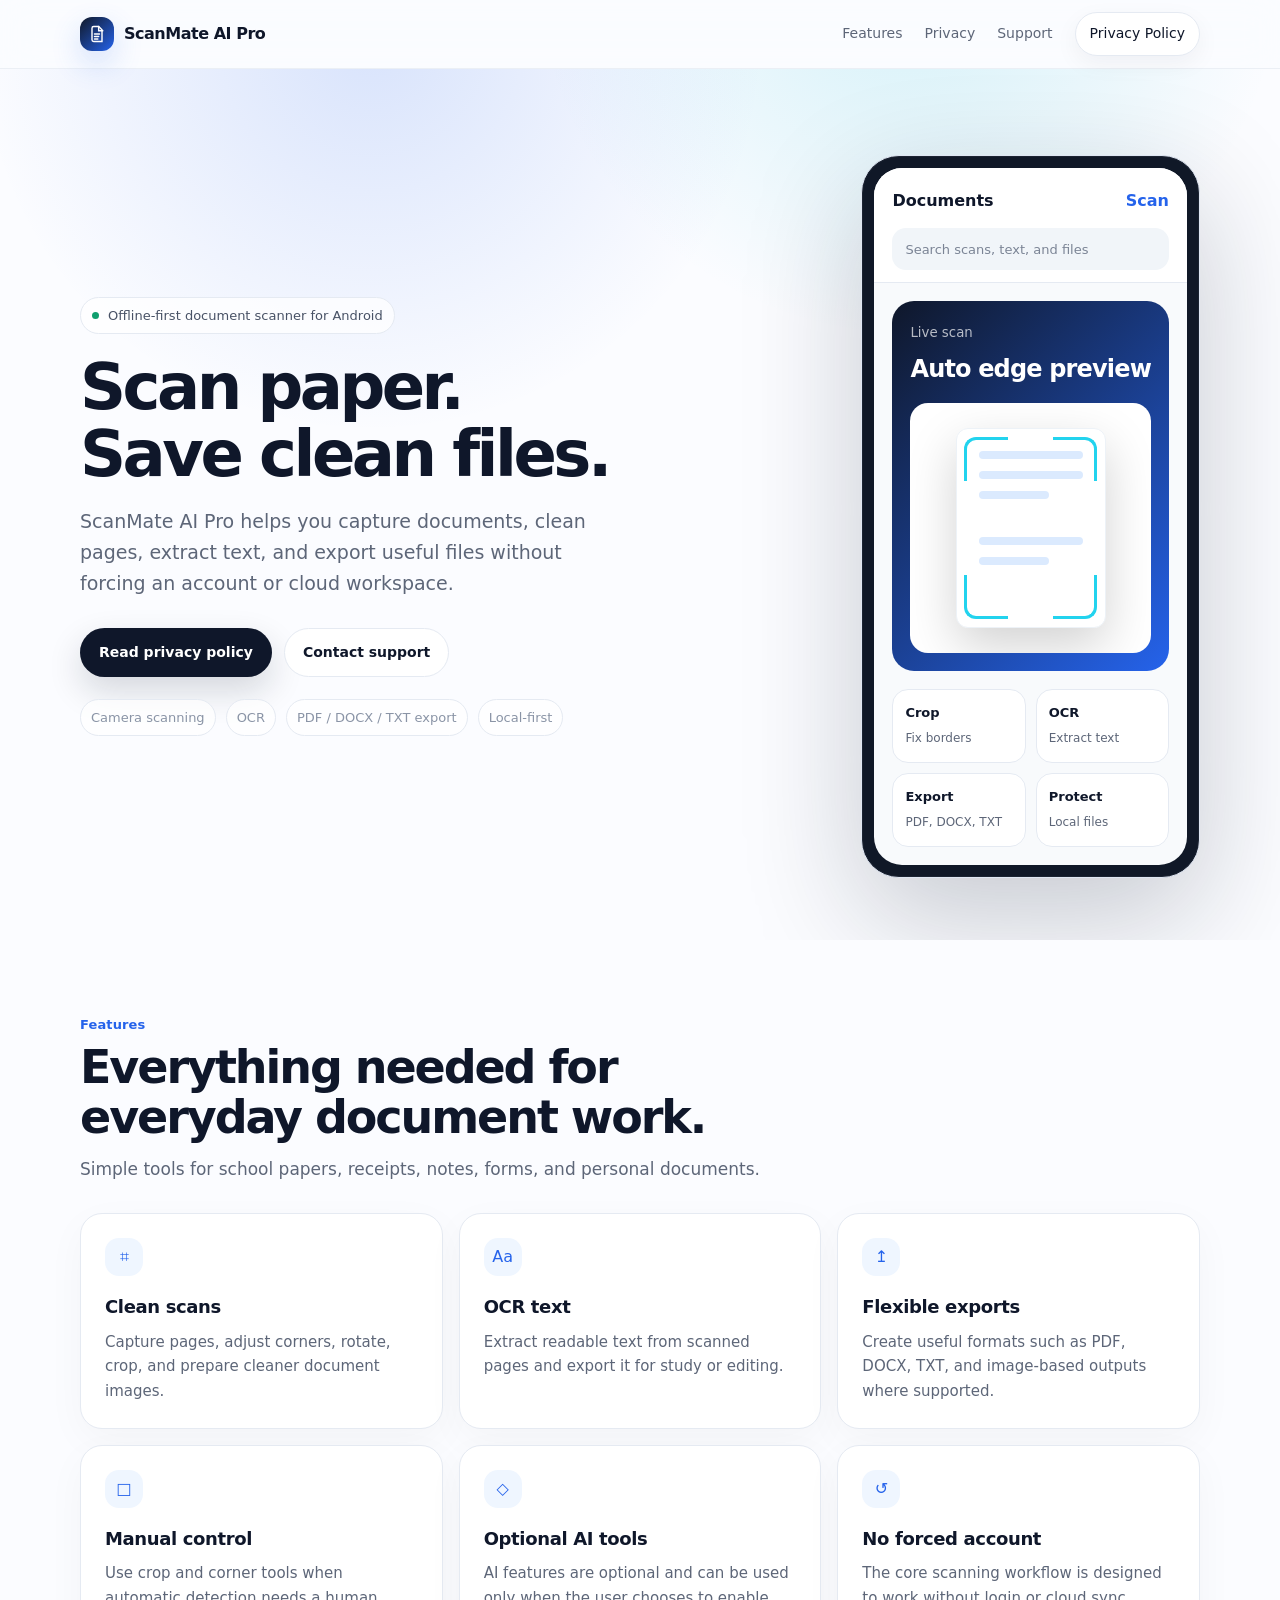
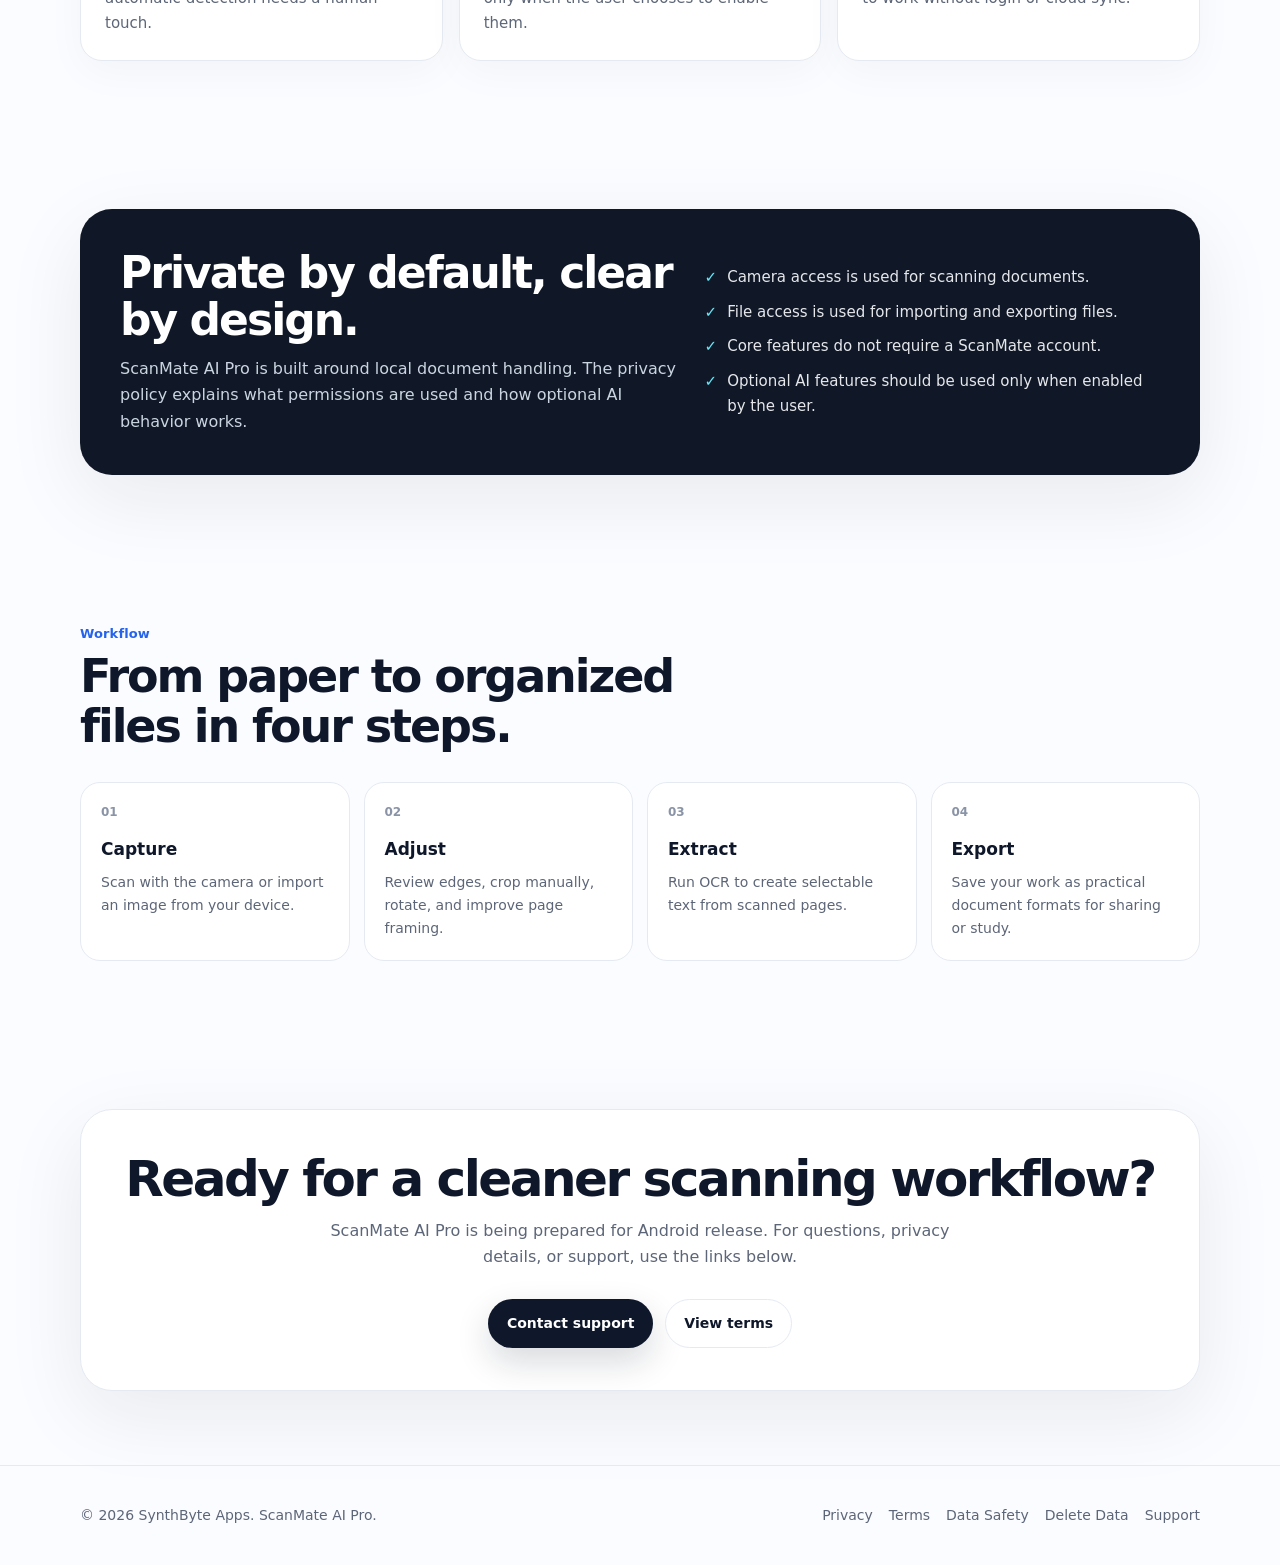
<file: index.html>
<!doctype html>
<html lang="en">
<head>
  <meta charset="utf-8">
  <meta name="viewport" content="width=device-width, initial-scale=1">
  <title>ScanMate AI Pro — Clean Document Scanner for Android</title>
  <meta name="description" content="ScanMate AI Pro is an offline-first Android document scanner for scanning, OCR, crop tools, and PDF/DOCX/TXT export.">
  <meta name="theme-color" content="#fbfcff">
  <link rel="stylesheet" href="assets/style.css">
</head>
<body>
<a class="skip" href="#main">Skip to content</a>
<header class="site-header">
  <div class="container nav">
    <a class="brand" href="index.html" aria-label="ScanMate AI Pro home"><span class="brand-mark"><svg viewBox="0 0 24 24" fill="none" aria-hidden="true"><path d="M8 3h6l4 4v14H8a2 2 0 0 1-2-2V5a2 2 0 0 1 2-2Z" stroke="white" stroke-width="1.7"/><path d="M14 3v5h5M9 12h6M9 15h5M9 18h4" stroke="white" stroke-width="1.7" stroke-linecap="round"/></svg></span><span>ScanMate AI Pro</span></a>
    <nav class="nav-links" aria-label="Main navigation">
      <a href="index.html#features">Features</a>
      <a href="index.html#privacy">Privacy</a>
      <a href="support.html">Support</a>
      <a class="nav-cta" href="privacy.html">Privacy Policy</a>
    </nav>
  </div>
</header>
<main id="main">
<section class="hero">
  <div class="container hero-grid">
    <div>
      <div class="eyebrow"><span class="dot"></span> Offline-first document scanner for Android</div>
      <h1>Scan paper. Save clean files.</h1>
      <p class="hero-copy">ScanMate AI Pro helps you capture documents, clean pages, extract text, and export useful files without forcing an account or cloud workspace.</p>
      <div class="hero-actions">
        <a class="button primary" href="privacy.html">Read privacy policy</a>
        <a class="button secondary" href="support.html">Contact support</a>
      </div>
      <div class="trust-row" aria-label="Highlights">
        <span class="pill">Camera scanning</span>
        <span class="pill">OCR</span>
        <span class="pill">PDF / DOCX / TXT export</span>
        <span class="pill">Local-first</span>
      </div>
    </div>
    <div class="phone-wrap" aria-hidden="true">
      <div class="phone">
        <div class="screen">
          <div class="app-top">
            <div class="app-title"><span>Documents</span><span style="color:#2563eb">Scan</span></div>
            <div class="search">Search scans, text, and files</div>
          </div>
          <div class="scan-card">
            <small>Live scan</small>
            <div style="font-size:24px;font-weight:650;letter-spacing:-.035em;margin-top:4px">Auto edge preview</div>
            <div class="doc-preview">
              <span class="corner tl"></span><span class="corner tr"></span><span class="corner bl"></span><span class="corner br"></span>
              <div class="paper"><div class="line"></div><div class="line"></div><div class="line short"></div><div style="height:26px"></div><div class="line"></div><div class="line short"></div></div>
            </div>
          </div>
          <div class="tool-list">
            <div class="tool"><b>Crop</b><span>Fix borders</span></div>
            <div class="tool"><b>OCR</b><span>Extract text</span></div>
            <div class="tool"><b>Export</b><span>PDF, DOCX, TXT</span></div>
            <div class="tool"><b>Protect</b><span>Local files</span></div>
          </div>
        </div>
      </div>
    </div>
  </div>
</section>

<section id="features">
  <div class="container">
    <div class="section-head">
      <div class="label">Features</div>
      <h2>Everything needed for everyday document work.</h2>
      <p>Simple tools for school papers, receipts, notes, forms, and personal documents.</p>
    </div>
    <div class="cards">
      <article class="card"><div class="card-icon">⌗</div><h3>Clean scans</h3><p>Capture pages, adjust corners, rotate, crop, and prepare cleaner document images.</p></article>
      <article class="card"><div class="card-icon">Aa</div><h3>OCR text</h3><p>Extract readable text from scanned pages and export it for study or editing.</p></article>
      <article class="card"><div class="card-icon">↥</div><h3>Flexible exports</h3><p>Create useful formats such as PDF, DOCX, TXT, and image-based outputs where supported.</p></article>
      <article class="card"><div class="card-icon">□</div><h3>Manual control</h3><p>Use crop and corner tools when automatic detection needs a human touch.</p></article>
      <article class="card"><div class="card-icon">◇</div><h3>Optional AI tools</h3><p>AI features are optional and can be used only when the user chooses to enable them.</p></article>
      <article class="card"><div class="card-icon">↺</div><h3>No forced account</h3><p>The core scanning workflow is designed to work without login or cloud sync.</p></article>
    </div>
  </div>
</section>

<section id="privacy">
  <div class="container">
    <div class="privacy-band">
      <div>
        <h2>Private by default, clear by design.</h2>
        <p>ScanMate AI Pro is built around local document handling. The privacy policy explains what permissions are used and how optional AI behavior works.</p>
      </div>
      <div class="checks">
        <div class="check">Camera access is used for scanning documents.</div>
        <div class="check">File access is used for importing and exporting files.</div>
        <div class="check">Core features do not require a ScanMate account.</div>
        <div class="check">Optional AI features should be used only when enabled by the user.</div>
      </div>
    </div>
  </div>
</section>

<section id="workflow">
  <div class="container">
    <div class="section-head">
      <div class="label">Workflow</div>
      <h2>From paper to organized files in four steps.</h2>
    </div>
    <div class="workflow">
      <div class="step"><div class="step-num">01</div><h3>Capture</h3><p>Scan with the camera or import an image from your device.</p></div>
      <div class="step"><div class="step-num">02</div><h3>Adjust</h3><p>Review edges, crop manually, rotate, and improve page framing.</p></div>
      <div class="step"><div class="step-num">03</div><h3>Extract</h3><p>Run OCR to create selectable text from scanned pages.</p></div>
      <div class="step"><div class="step-num">04</div><h3>Export</h3><p>Save your work as practical document formats for sharing or study.</p></div>
    </div>
  </div>
</section>

<section>
  <div class="container">
    <div class="cta">
      <h2>Ready for a cleaner scanning workflow?</h2>
      <p>ScanMate AI Pro is being prepared for Android release. For questions, privacy details, or support, use the links below.</p>
      <div class="hero-actions" style="justify-content:center">
        <a class="button primary" href="support.html">Contact support</a>
        <a class="button secondary" href="terms.html">View terms</a>
      </div>
    </div>
  </div>
</section>
</main>
<footer class="site-footer">
  <div class="container footer-grid">
    <div>© 2026 SynthByte Apps. ScanMate AI Pro.</div>
    <div class="footer-links">
      <a href="privacy.html">Privacy</a>
      <a href="terms.html">Terms</a>
      <a href="data-safety.html">Data Safety</a>
      <a href="delete-data.html">Delete Data</a>
      <a href="support.html">Support</a>
    </div>
  </div>
</footer>
</body>
</html>
</file>
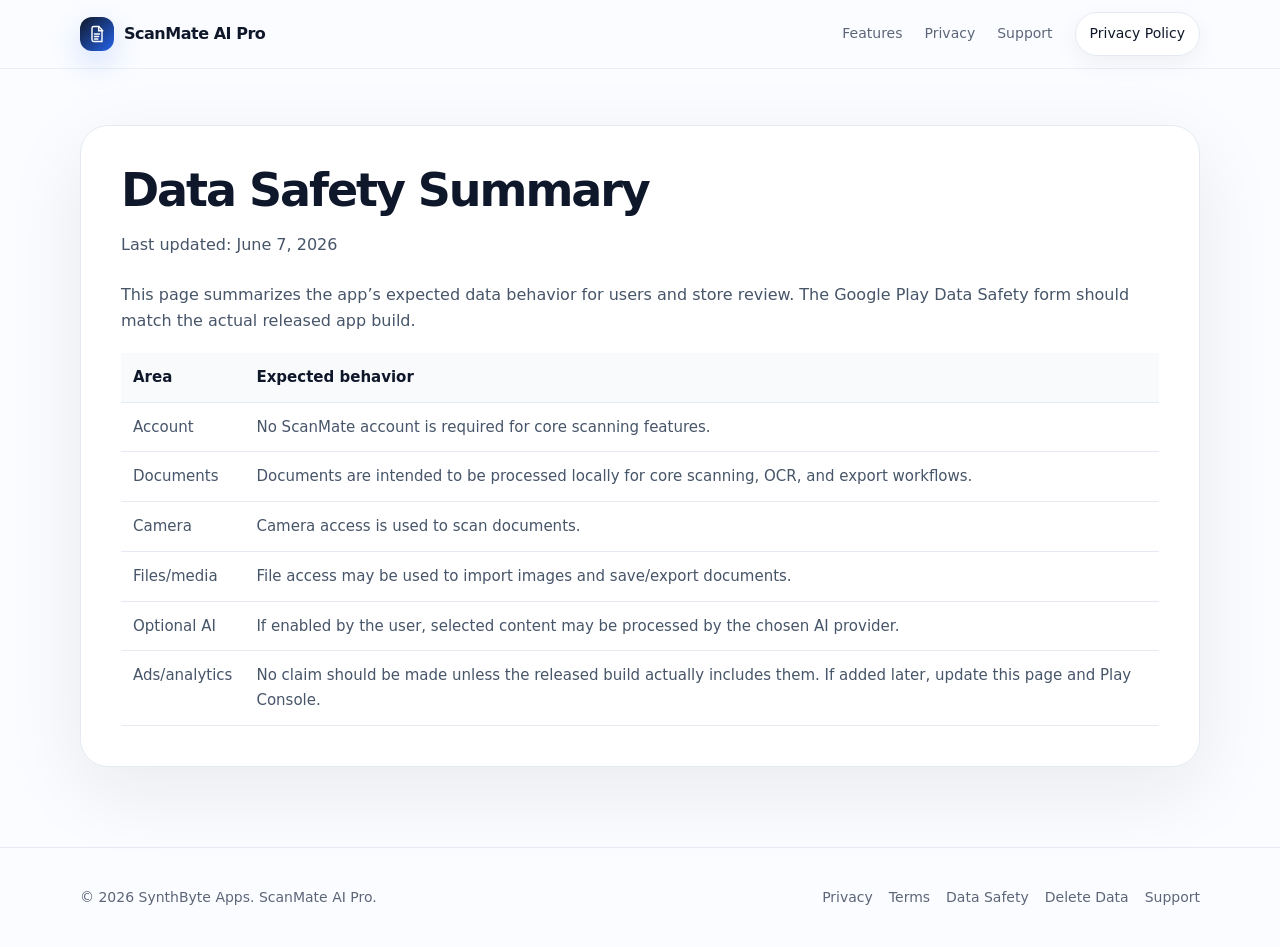
<file: data-safety.html>
<!doctype html>
<html lang="en">
<head>
  <meta charset="utf-8">
  <meta name="viewport" content="width=device-width, initial-scale=1">
  <title>Data Safety Summary — ScanMate AI Pro</title>
  <meta name="description" content="Data Safety Summary for ScanMate AI Pro.">
  <meta name="theme-color" content="#fbfcff">
  <link rel="stylesheet" href="assets/style.css">
</head>
<body>
<a class="skip" href="#main">Skip to content</a>
<header class="site-header">
  <div class="container nav">
    <a class="brand" href="index.html" aria-label="ScanMate AI Pro home"><span class="brand-mark"><svg viewBox="0 0 24 24" fill="none" aria-hidden="true"><path d="M8 3h6l4 4v14H8a2 2 0 0 1-2-2V5a2 2 0 0 1 2-2Z" stroke="white" stroke-width="1.7"/><path d="M14 3v5h5M9 12h6M9 15h5M9 18h4" stroke="white" stroke-width="1.7" stroke-linecap="round"/></svg></span><span>ScanMate AI Pro</span></a>
    <nav class="nav-links" aria-label="Main navigation">
      <a href="index.html#features">Features</a>
      <a href="index.html#privacy">Privacy</a>
      <a href="support.html">Support</a>
      <a class="nav-cta" href="privacy.html">Privacy Policy</a>
    </nav>
  </div>
</header>
<main id="main">
<section class="page"><div class="container"><article class="page-card">
<h1>Data Safety Summary</h1><p class="page-meta">Last updated: June 7, 2026</p>
<p>This page summarizes the app’s expected data behavior for users and store review. The Google Play Data Safety form should match the actual released app build.</p>
<table class="table"><tr><th>Area</th><th>Expected behavior</th></tr><tr><td>Account</td><td>No ScanMate account is required for core scanning features.</td></tr><tr><td>Documents</td><td>Documents are intended to be processed locally for core scanning, OCR, and export workflows.</td></tr><tr><td>Camera</td><td>Camera access is used to scan documents.</td></tr><tr><td>Files/media</td><td>File access may be used to import images and save/export documents.</td></tr><tr><td>Optional AI</td><td>If enabled by the user, selected content may be processed by the chosen AI provider.</td></tr><tr><td>Ads/analytics</td><td>No claim should be made unless the released build actually includes them. If added later, update this page and Play Console.</td></tr></table>
</article></div></section>
</main>
<footer class="site-footer">
  <div class="container footer-grid">
    <div>© 2026 SynthByte Apps. ScanMate AI Pro.</div>
    <div class="footer-links">
      <a href="privacy.html">Privacy</a>
      <a href="terms.html">Terms</a>
      <a href="data-safety.html">Data Safety</a>
      <a href="delete-data.html">Delete Data</a>
      <a href="support.html">Support</a>
    </div>
  </div>
</footer>
</body>
</html>
</file>
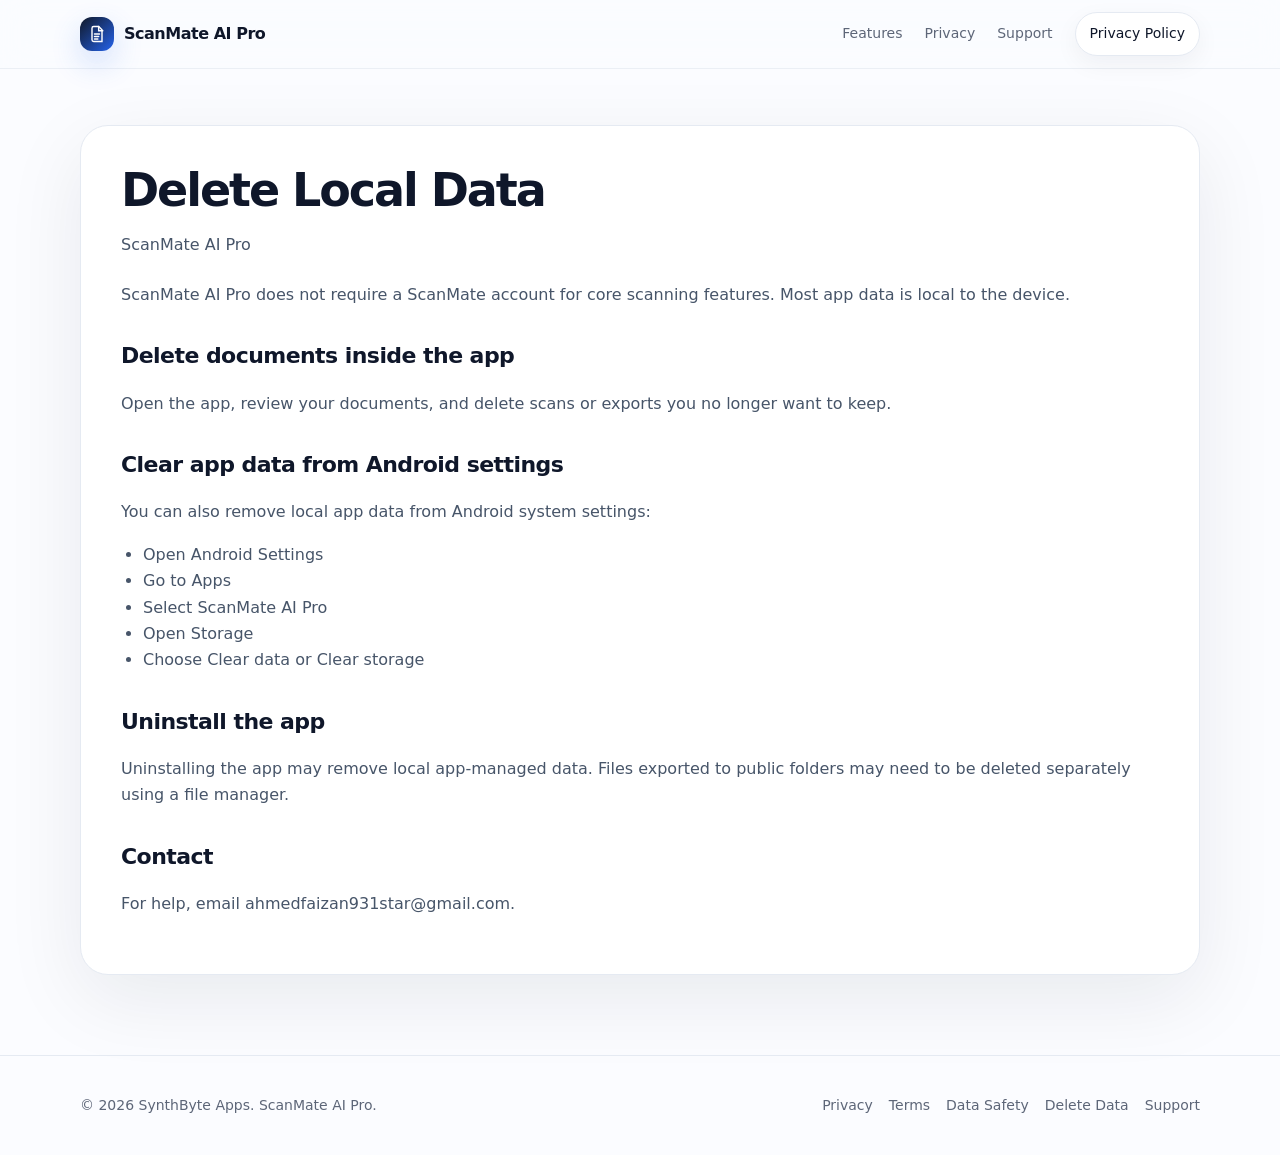
<file: delete-data.html>
<!doctype html>
<html lang="en">
<head>
  <meta charset="utf-8">
  <meta name="viewport" content="width=device-width, initial-scale=1">
  <title>Delete Local Data — ScanMate AI Pro</title>
  <meta name="description" content="Local data deletion instructions for ScanMate AI Pro.">
  <meta name="theme-color" content="#fbfcff">
  <link rel="stylesheet" href="assets/style.css">
</head>
<body>
<a class="skip" href="#main">Skip to content</a>
<header class="site-header">
  <div class="container nav">
    <a class="brand" href="index.html" aria-label="ScanMate AI Pro home"><span class="brand-mark"><svg viewBox="0 0 24 24" fill="none" aria-hidden="true"><path d="M8 3h6l4 4v14H8a2 2 0 0 1-2-2V5a2 2 0 0 1 2-2Z" stroke="white" stroke-width="1.7"/><path d="M14 3v5h5M9 12h6M9 15h5M9 18h4" stroke="white" stroke-width="1.7" stroke-linecap="round"/></svg></span><span>ScanMate AI Pro</span></a>
    <nav class="nav-links" aria-label="Main navigation">
      <a href="index.html#features">Features</a>
      <a href="index.html#privacy">Privacy</a>
      <a href="support.html">Support</a>
      <a class="nav-cta" href="privacy.html">Privacy Policy</a>
    </nav>
  </div>
</header>
<main id="main">
<section class="page"><div class="container"><article class="page-card">
<h1>Delete Local Data</h1><p class="page-meta">ScanMate AI Pro</p>
<p>ScanMate AI Pro does not require a ScanMate account for core scanning features. Most app data is local to the device.</p>
<h2>Delete documents inside the app</h2><p>Open the app, review your documents, and delete scans or exports you no longer want to keep.</p>
<h2>Clear app data from Android settings</h2><p>You can also remove local app data from Android system settings:</p><ul><li>Open Android Settings</li><li>Go to Apps</li><li>Select ScanMate AI Pro</li><li>Open Storage</li><li>Choose Clear data or Clear storage</li></ul>
<h2>Uninstall the app</h2><p>Uninstalling the app may remove local app-managed data. Files exported to public folders may need to be deleted separately using a file manager.</p>
<h2>Contact</h2><p>For help, email <a href="mailto:ahmedfaizan931star@gmail.com">ahmedfaizan931star@gmail.com</a>.</p>
</article></div></section>
</main>
<footer class="site-footer">
  <div class="container footer-grid">
    <div>© 2026 SynthByte Apps. ScanMate AI Pro.</div>
    <div class="footer-links">
      <a href="privacy.html">Privacy</a>
      <a href="terms.html">Terms</a>
      <a href="data-safety.html">Data Safety</a>
      <a href="delete-data.html">Delete Data</a>
      <a href="support.html">Support</a>
    </div>
  </div>
</footer>
</body>
</html>
</file>
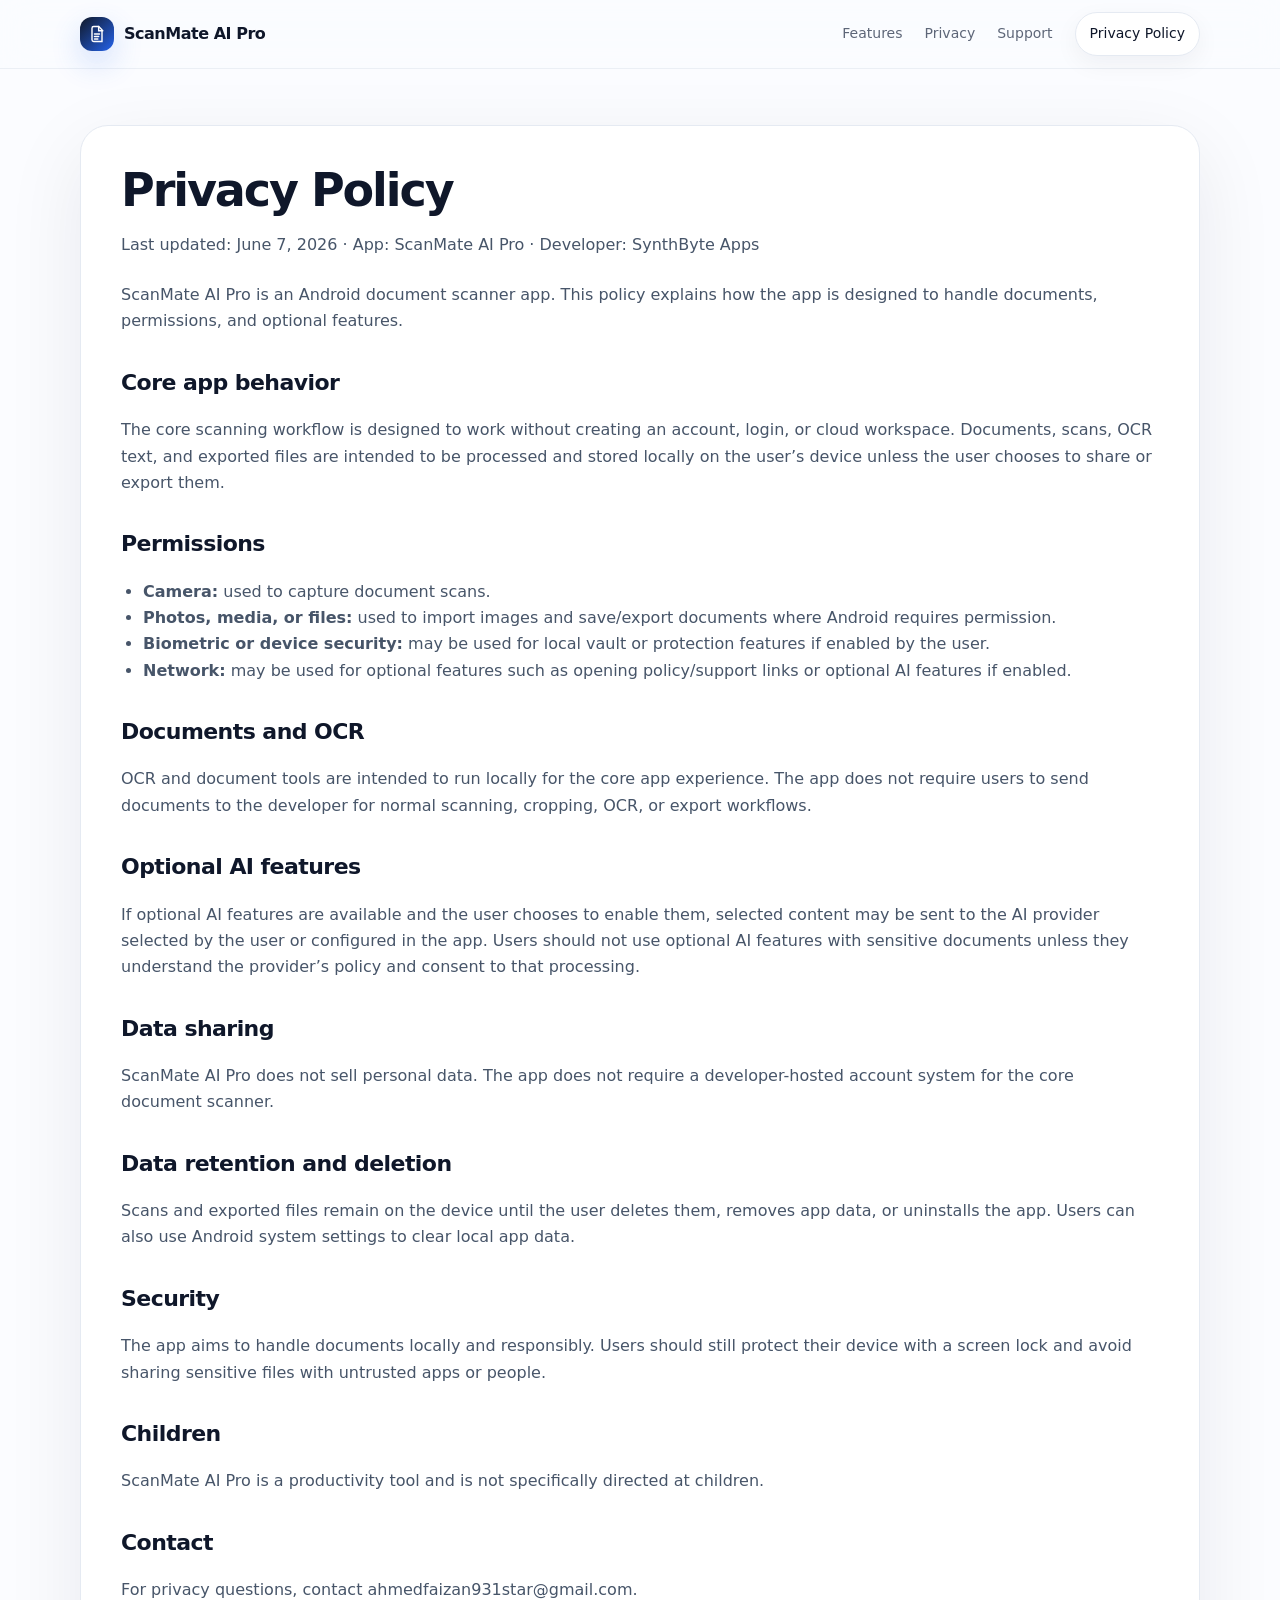
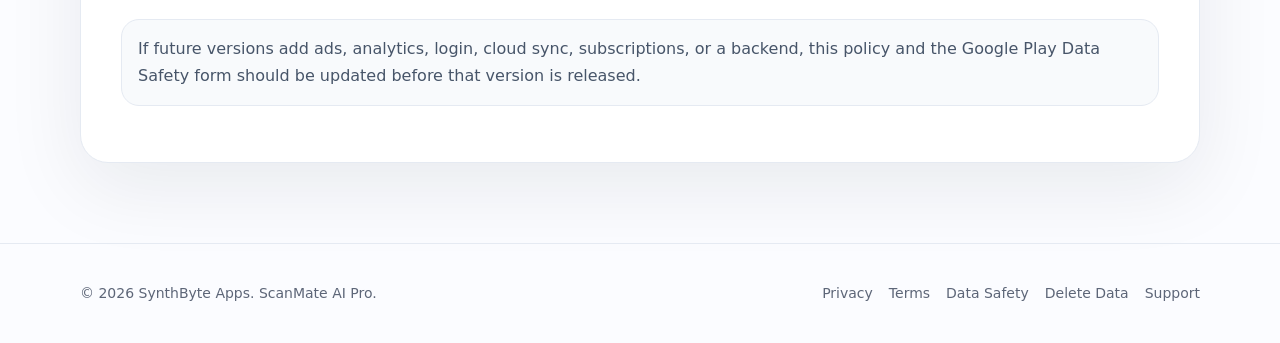
<file: privacy.html>
<!doctype html>
<html lang="en">
<head>
  <meta charset="utf-8">
  <meta name="viewport" content="width=device-width, initial-scale=1">
  <title>Privacy Policy — ScanMate AI Pro</title>
  <meta name="description" content="Privacy Policy for ScanMate AI Pro.">
  <meta name="theme-color" content="#fbfcff">
  <link rel="stylesheet" href="assets/style.css">
</head>
<body>
<a class="skip" href="#main">Skip to content</a>
<header class="site-header">
  <div class="container nav">
    <a class="brand" href="index.html" aria-label="ScanMate AI Pro home"><span class="brand-mark"><svg viewBox="0 0 24 24" fill="none" aria-hidden="true"><path d="M8 3h6l4 4v14H8a2 2 0 0 1-2-2V5a2 2 0 0 1 2-2Z" stroke="white" stroke-width="1.7"/><path d="M14 3v5h5M9 12h6M9 15h5M9 18h4" stroke="white" stroke-width="1.7" stroke-linecap="round"/></svg></span><span>ScanMate AI Pro</span></a>
    <nav class="nav-links" aria-label="Main navigation">
      <a href="index.html#features">Features</a>
      <a href="index.html#privacy">Privacy</a>
      <a href="support.html">Support</a>
      <a class="nav-cta" href="privacy.html">Privacy Policy</a>
    </nav>
  </div>
</header>
<main id="main">
<section class="page"><div class="container"><article class="page-card">
<h1>Privacy Policy</h1><p class="page-meta">Last updated: June 7, 2026 · App: ScanMate AI Pro · Developer: SynthByte Apps</p>
<p>ScanMate AI Pro is an Android document scanner app. This policy explains how the app is designed to handle documents, permissions, and optional features.</p>
<h2>Core app behavior</h2><p>The core scanning workflow is designed to work without creating an account, login, or cloud workspace. Documents, scans, OCR text, and exported files are intended to be processed and stored locally on the user’s device unless the user chooses to share or export them.</p>
<h2>Permissions</h2><ul><li><strong>Camera:</strong> used to capture document scans.</li><li><strong>Photos, media, or files:</strong> used to import images and save/export documents where Android requires permission.</li><li><strong>Biometric or device security:</strong> may be used for local vault or protection features if enabled by the user.</li><li><strong>Network:</strong> may be used for optional features such as opening policy/support links or optional AI features if enabled.</li></ul>
<h2>Documents and OCR</h2><p>OCR and document tools are intended to run locally for the core app experience. The app does not require users to send documents to the developer for normal scanning, cropping, OCR, or export workflows.</p>
<h2>Optional AI features</h2><p>If optional AI features are available and the user chooses to enable them, selected content may be sent to the AI provider selected by the user or configured in the app. Users should not use optional AI features with sensitive documents unless they understand the provider’s policy and consent to that processing.</p>
<h2>Data sharing</h2><p>ScanMate AI Pro does not sell personal data. The app does not require a developer-hosted account system for the core document scanner.</p>
<h2>Data retention and deletion</h2><p>Scans and exported files remain on the device until the user deletes them, removes app data, or uninstalls the app. Users can also use Android system settings to clear local app data.</p>
<h2>Security</h2><p>The app aims to handle documents locally and responsibly. Users should still protect their device with a screen lock and avoid sharing sensitive files with untrusted apps or people.</p>
<h2>Children</h2><p>ScanMate AI Pro is a productivity tool and is not specifically directed at children.</p>
<h2>Contact</h2><p>For privacy questions, contact <a href="mailto:ahmedfaizan931star@gmail.com">ahmedfaizan931star@gmail.com</a>.</p>
<p class="note">If future versions add ads, analytics, login, cloud sync, subscriptions, or a backend, this policy and the Google Play Data Safety form should be updated before that version is released.</p>
</article></div></section>
</main>
<footer class="site-footer">
  <div class="container footer-grid">
    <div>© 2026 SynthByte Apps. ScanMate AI Pro.</div>
    <div class="footer-links">
      <a href="privacy.html">Privacy</a>
      <a href="terms.html">Terms</a>
      <a href="data-safety.html">Data Safety</a>
      <a href="delete-data.html">Delete Data</a>
      <a href="support.html">Support</a>
    </div>
  </div>
</footer>
</body>
</html>
</file>
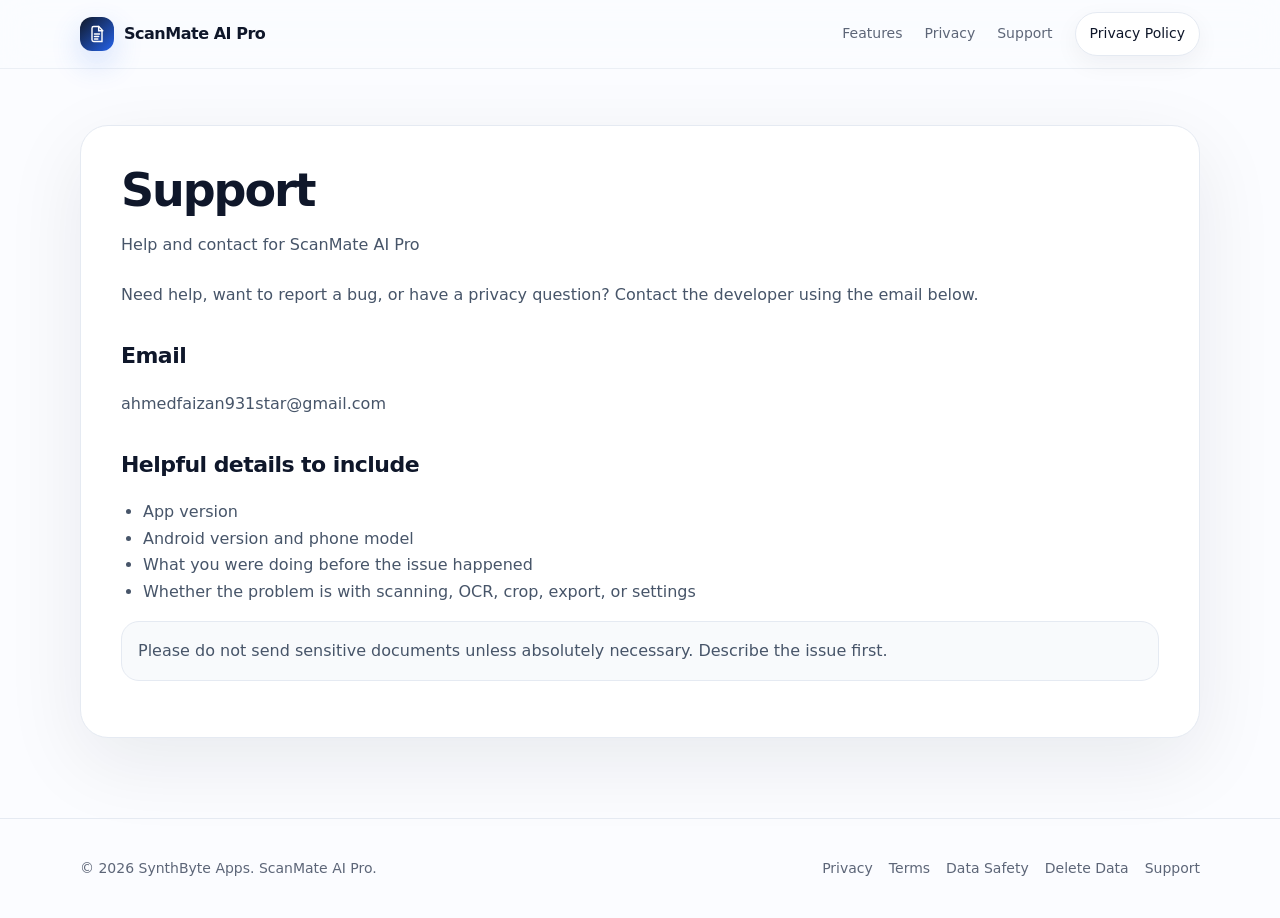
<file: support.html>
<!doctype html>
<html lang="en">
<head>
  <meta charset="utf-8">
  <meta name="viewport" content="width=device-width, initial-scale=1">
  <title>Support — ScanMate AI Pro</title>
  <meta name="description" content="Support and contact page for ScanMate AI Pro.">
  <meta name="theme-color" content="#fbfcff">
  <link rel="stylesheet" href="assets/style.css">
</head>
<body>
<a class="skip" href="#main">Skip to content</a>
<header class="site-header">
  <div class="container nav">
    <a class="brand" href="index.html" aria-label="ScanMate AI Pro home"><span class="brand-mark"><svg viewBox="0 0 24 24" fill="none" aria-hidden="true"><path d="M8 3h6l4 4v14H8a2 2 0 0 1-2-2V5a2 2 0 0 1 2-2Z" stroke="white" stroke-width="1.7"/><path d="M14 3v5h5M9 12h6M9 15h5M9 18h4" stroke="white" stroke-width="1.7" stroke-linecap="round"/></svg></span><span>ScanMate AI Pro</span></a>
    <nav class="nav-links" aria-label="Main navigation">
      <a href="index.html#features">Features</a>
      <a href="index.html#privacy">Privacy</a>
      <a href="support.html">Support</a>
      <a class="nav-cta" href="privacy.html">Privacy Policy</a>
    </nav>
  </div>
</header>
<main id="main">
<section class="page"><div class="container"><article class="page-card">
<h1>Support</h1><p class="page-meta">Help and contact for ScanMate AI Pro</p>
<p>Need help, want to report a bug, or have a privacy question? Contact the developer using the email below.</p>
<h2>Email</h2><p><a href="mailto:ahmedfaizan931star@gmail.com">ahmedfaizan931star@gmail.com</a></p>
  
<h2>Helpful details to include</h2><ul><li>App version</li><li>Android version and phone model</li><li>What you were doing before the issue happened</li><li>Whether the problem is with scanning, OCR, crop, export, or settings</li></ul>
<p class="note">Please do not send sensitive documents unless absolutely necessary. Describe the issue first.</p>
</article></div></section>
</main>
<footer class="site-footer">
  <div class="container footer-grid">
    <div>© 2026 SynthByte Apps. ScanMate AI Pro.</div>
    <div class="footer-links">
      <a href="privacy.html">Privacy</a>
      <a href="terms.html">Terms</a>
      <a href="data-safety.html">Data Safety</a>
      <a href="delete-data.html">Delete Data</a>
      <a href="support.html">Support</a>
    </div>
  </div>
</footer>
</body>
</html>
</file>
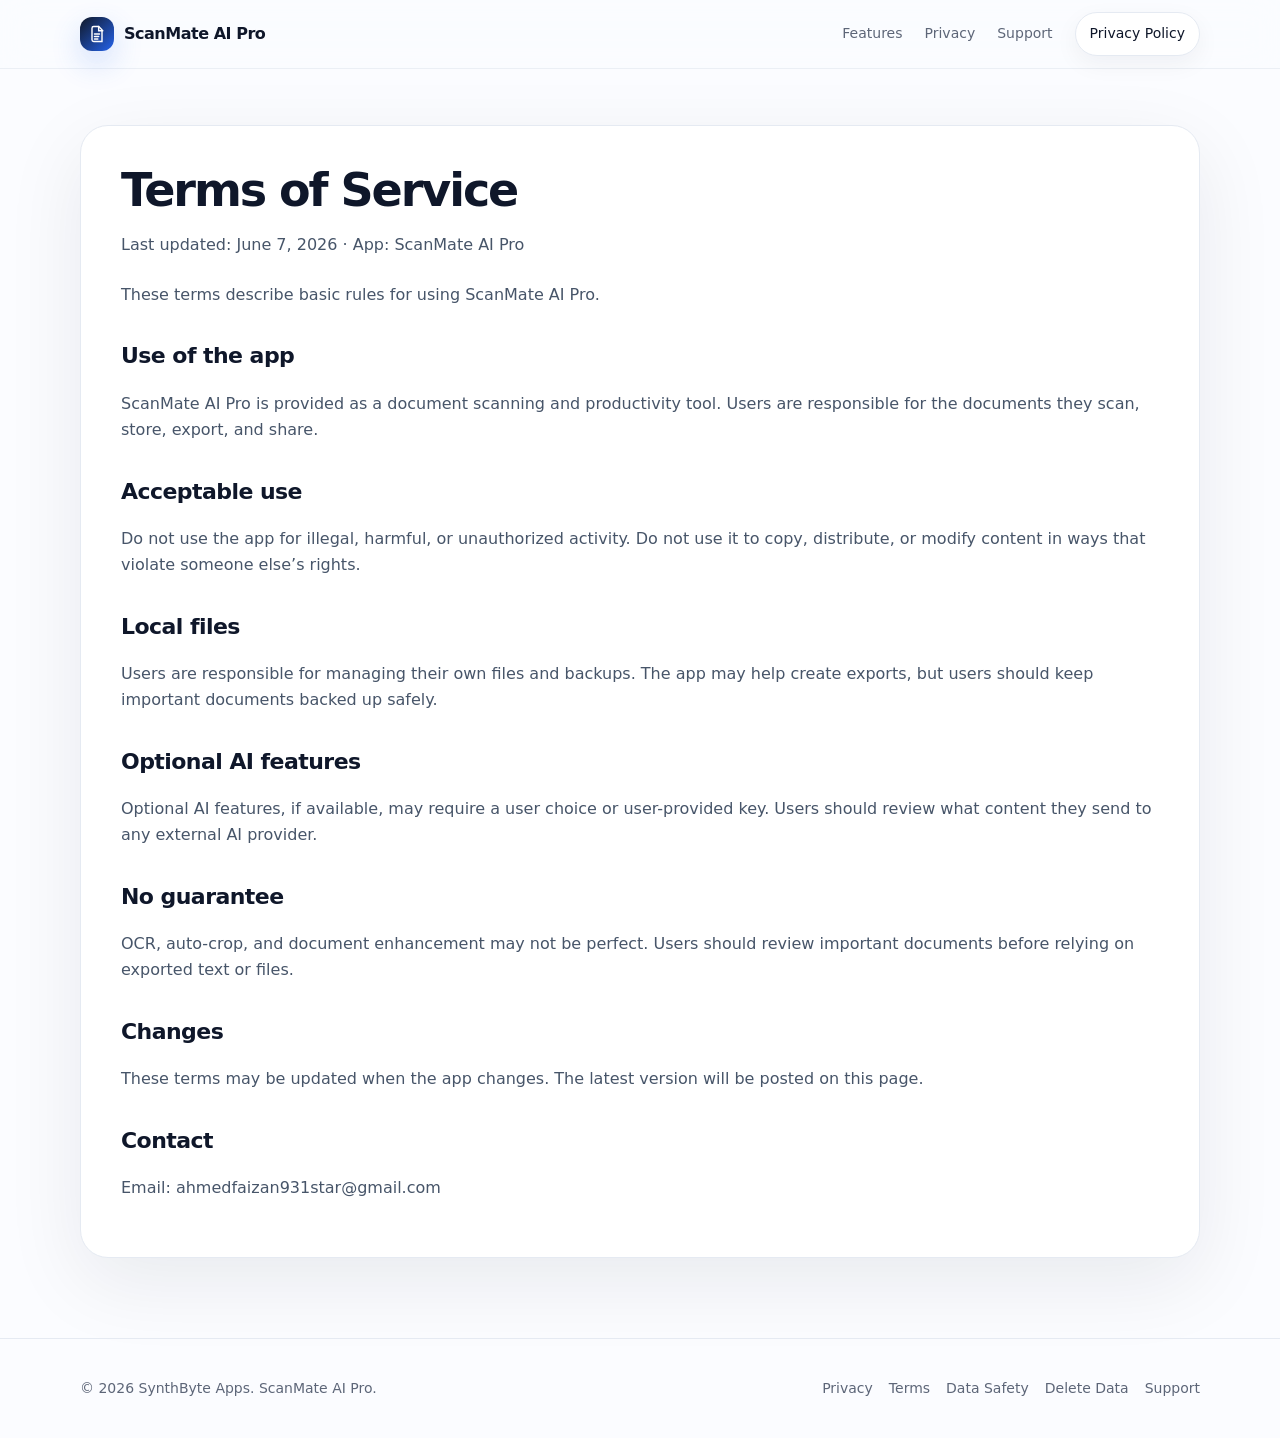
<file: terms.html>
<!doctype html>
<html lang="en">
<head>
  <meta charset="utf-8">
  <meta name="viewport" content="width=device-width, initial-scale=1">
  <title>Terms of Service — ScanMate AI Pro</title>
  <meta name="description" content="Terms of Service for ScanMate AI Pro.">
  <meta name="theme-color" content="#fbfcff">
  <link rel="stylesheet" href="assets/style.css">
</head>
<body>
<a class="skip" href="#main">Skip to content</a>
<header class="site-header">
  <div class="container nav">
    <a class="brand" href="index.html" aria-label="ScanMate AI Pro home"><span class="brand-mark"><svg viewBox="0 0 24 24" fill="none" aria-hidden="true"><path d="M8 3h6l4 4v14H8a2 2 0 0 1-2-2V5a2 2 0 0 1 2-2Z" stroke="white" stroke-width="1.7"/><path d="M14 3v5h5M9 12h6M9 15h5M9 18h4" stroke="white" stroke-width="1.7" stroke-linecap="round"/></svg></span><span>ScanMate AI Pro</span></a>
    <nav class="nav-links" aria-label="Main navigation">
      <a href="index.html#features">Features</a>
      <a href="index.html#privacy">Privacy</a>
      <a href="support.html">Support</a>
      <a class="nav-cta" href="privacy.html">Privacy Policy</a>
    </nav>
  </div>
</header>
<main id="main">
<section class="page"><div class="container"><article class="page-card">
<h1>Terms of Service</h1><p class="page-meta">Last updated: June 7, 2026 · App: ScanMate AI Pro</p>
<p>These terms describe basic rules for using ScanMate AI Pro.</p>
<h2>Use of the app</h2><p>ScanMate AI Pro is provided as a document scanning and productivity tool. Users are responsible for the documents they scan, store, export, and share.</p>
<h2>Acceptable use</h2><p>Do not use the app for illegal, harmful, or unauthorized activity. Do not use it to copy, distribute, or modify content in ways that violate someone else’s rights.</p>
<h2>Local files</h2><p>Users are responsible for managing their own files and backups. The app may help create exports, but users should keep important documents backed up safely.</p>
<h2>Optional AI features</h2><p>Optional AI features, if available, may require a user choice or user-provided key. Users should review what content they send to any external AI provider.</p>
<h2>No guarantee</h2><p>OCR, auto-crop, and document enhancement may not be perfect. Users should review important documents before relying on exported text or files.</p>
<h2>Changes</h2><p>These terms may be updated when the app changes. The latest version will be posted on this page.</p>
<h2>Contact</h2><p>Email: <a href="mailto:ahmedfaizan931star@gmail.com">ahmedfaizan931star@gmail.com</a></p>
</article></div></section>
</main>
<footer class="site-footer">
  <div class="container footer-grid">
    <div>© 2026 SynthByte Apps. ScanMate AI Pro.</div>
    <div class="footer-links">
      <a href="privacy.html">Privacy</a>
      <a href="terms.html">Terms</a>
      <a href="data-safety.html">Data Safety</a>
      <a href="delete-data.html">Delete Data</a>
      <a href="support.html">Support</a>
    </div>
  </div>
</footer>
</body>
</html>
</file>
<file: assets/style.css>
/* ScanMate AI Pro — clean minimal GitHub Pages site */
:root{
  color-scheme: light;
  --bg:#fbfcff;
  --surface:#ffffff;
  --surface-2:#f4f7fb;
  --ink:#0f172a;
  --muted:#5d6678;
  --soft:#8a94a6;
  --line:#e5eaf2;
  --blue:#2563eb;
  --cyan:#06b6d4;
  --navy:#101827;
  --green:#0f9f6e;
  --radius:22px;
  --radius-sm:14px;
  --shadow:0 24px 80px rgba(15,23,42,.08);
  --max:1120px;
}
html {
    scroll-behavior: smooth;
}

*{box-sizing:border-box}

body{
  margin:0;
     font-family:ui-sans-serif,system-ui,-apple-system,BlinkMacSystemFont,"Segoe UI",Roboto,Arial,sans-serif;
  background:var(--bg);color:var(--ink);line-height:1.65;-webkit-font-smoothing:antialiased;text-rendering:optimizeLegibility}
a{color:inherit;text-decoration:none}
img,svg{max-width:100%}
.container{width:min(var(--max),calc(100% - 40px));margin:0 auto}
.skip{position:absolute;left:-999px;top:auto}.skip:focus{left:20px;top:20px;background:#fff;padding:10px 12px;border-radius:12px;z-index:999;border:1px solid var(--line)}
.site-header{position:sticky;top:0;z-index:50;background:rgba(251,252,255,.82);backdrop-filter:saturate(180%) blur(16px);border-bottom:1px solid rgba(229,234,242,.72)}
.nav{height:68px;display:flex;align-items:center;justify-content:space-between;gap:20px}.brand{display:flex;align-items:center;gap:10px;font-weight:650;letter-spacing:-.03em}.brand-mark{width:34px;height:34px;border-radius:12px;background:linear-gradient(135deg,var(--navy),var(--blue));display:grid;place-items:center;box-shadow:0 12px 30px rgba(37,99,235,.2)}.brand-mark svg{width:20px;height:20px}.nav-links{display:flex;align-items:center;gap:22px;font-size:14px;color:var(--muted);font-weight:520}.nav-links a:hover{color:var(--ink)}.nav-cta{padding:9px 14px;border:1px solid var(--line);border-radius:999px;background:#fff;color:var(--ink);box-shadow:0 8px 24px rgba(15,23,42,.05)}
.hero{position:relative;padding:86px 0 62px;overflow:hidden}.hero:before{content:"";position:absolute;inset:-160px -20% auto -20%;height:520px;background:radial-gradient(circle at 35% 25%,rgba(37,99,235,.16),transparent 32%),radial-gradient(circle at 65% 10%,rgba(6,182,212,.16),transparent 30%);pointer-events:none}.hero-grid{position:relative;display:grid;grid-template-columns:1.02fr .98fr;align-items:center;gap:54px}.eyebrow{display:inline-flex;align-items:center;gap:9px;border:1px solid var(--line);border-radius:999px;padding:7px 11px;background:rgba(255,255,255,.75);color:#485266;font-size:13px;font-weight:520}.dot{width:7px;height:7px;border-radius:999px;background:var(--green)}h1{font-size:clamp(38px,6.4vw,64px);line-height:1.04;letter-spacing:-.055em;margin:20px 0 18px;font-weight:650} .hero-copy{font-size:clamp(16px,2vw,19px);color:var(--muted);max-width:650px;margin:0 0 28px}.hero-actions{display:flex;flex-wrap:wrap;gap:12px;margin-top:28px}.button{display:inline-flex;align-items:center;justify-content:center;gap:8px;border-radius:999px;padding:12px 18px;font-weight:620;font-size:14px;border:1px solid transparent;transition:.2s ease}.button.primary{background:var(--ink);color:#fff;box-shadow:0 14px 34px rgba(15,23,42,.16)}.button.primary:hover{transform:translateY(-1px);box-shadow:0 18px 44px rgba(15,23,42,.18)}.button.secondary{background:#fff;border-color:var(--line);color:var(--ink)}.button.secondary:hover{border-color:#cdd6e4;transform:translateY(-1px)}.trust-row{display:flex;flex-wrap:wrap;gap:10px;margin-top:22px;color:var(--soft);font-size:13px}.pill{border:1px solid var(--line);background:rgba(255,255,255,.72);padding:7px 10px;border-radius:999px}
.phone-wrap{justify-self:end;position:relative}.phone{width:min(390px,100%);border:1px solid #dfe6f2;border-radius:38px;background:#101827;padding:12px;box-shadow:0 40px 120px rgba(15,23,42,.22), inset 0 0 0 1px rgba(255,255,255,.05)}.screen{border-radius:28px;background:#f8fafc;min-height:610px;overflow:hidden}.app-top{padding:20px 18px 12px;background:#fff;border-bottom:1px solid var(--line)}.app-title{display:flex;align-items:center;justify-content:space-between;font-weight:650}.search{height:42px;margin-top:14px;border-radius:14px;background:#f1f5f9;color:#7b8495;display:flex;align-items:center;padding:0 13px;font-size:13px}.scan-card{margin:18px;border-radius:22px;padding:18px;background:linear-gradient(135deg,#0f172a,#2563eb);color:#fff}.scan-card small{color:rgba(255,255,255,.7)}.doc-preview{height:250px;margin-top:14px;border-radius:18px;background:#fff;position:relative;display:grid;place-items:center;overflow:hidden}.paper{width:150px;height:200px;border-radius:12px;background:#fff;box-shadow:0 18px 50px rgba(0,0,0,.18);border:1px solid #edf2f7;padding:22px}.line{height:8px;background:#dbeafe;border-radius:99px;margin-bottom:12px}.line.short{width:68%}.corner{position:absolute;width:44px;height:44px;border-color:#22d3ee}.tl{left:54px;top:34px;border-left:3px solid #22d3ee;border-top:3px solid #22d3ee;border-radius:12px 0 0 0}.tr{right:54px;top:34px;border-right:3px solid #22d3ee;border-top:3px solid #22d3ee;border-radius:0 12px 0 0}.bl{left:54px;bottom:34px;border-left:3px solid #22d3ee;border-bottom:3px solid #22d3ee;border-radius:0 0 0 12px}.br{right:54px;bottom:34px;border-right:3px solid #22d3ee;border-bottom:3px solid #22d3ee;border-radius:0 0 12px 0}.tool-list{display:grid;grid-template-columns:1fr 1fr;gap:10px;padding:0 18px 18px}.tool{background:#fff;border:1px solid var(--line);border-radius:16px;padding:12px}.tool b{font-size:13px;display:block}.tool span{font-size:12px;color:var(--muted)}
section{padding:74px 0}.section-head{max-width:680px;margin-bottom:30px}.label{font-size:13px;color:var(--blue);font-weight:650;margin-bottom:8px;letter-spacing:.01em}.section-head h2,.page h1{font-size:clamp(30px,4.2vw,46px);line-height:1.08;letter-spacing:-.045em;font-weight:650;margin:0 0 12px}.section-head p{color:var(--muted);font-size:17px;margin:0}.cards{display:grid;grid-template-columns:repeat(3,1fr);gap:16px}.card{background:var(--surface);border:1px solid var(--line);border-radius:var(--radius);padding:24px;box-shadow:0 12px 40px rgba(15,23,42,.035)}.card-icon{width:38px;height:38px;border-radius:14px;background:#eff6ff;color:var(--blue);display:grid;place-items:center;margin-bottom:16px}.card h3{margin:0 0 8px;font-size:18px;letter-spacing:-.02em}.card p{margin:0;color:var(--muted);font-size:15px}.workflow{display:grid;grid-template-columns:repeat(4,1fr);gap:14px}.step{background:#fff;border:1px solid var(--line);border-radius:20px;padding:20px}.step-num{font-size:12px;color:var(--soft);font-weight:700;margin-bottom:12px}.step h3{font-size:17px;margin:0 0 8px}.step p{font-size:14px;color:var(--muted);margin:0}.privacy-band{background:var(--navy);color:#fff;border-radius:32px;padding:40px;display:grid;grid-template-columns:1.1fr .9fr;gap:28px;align-items:center;box-shadow:var(--shadow)}.privacy-band h2{font-size:clamp(28px,4vw,44px);line-height:1.08;letter-spacing:-.045em;margin:0 0 12px;font-weight:650}.privacy-band p{color:#cbd5e1;margin:0}.checks{display:grid;gap:10px}.check{display:flex;gap:10px;align-items:flex-start;color:#e5e7eb;font-size:15px}.check:before{content:"✓";color:#67e8f9;font-weight:800}.cta{background:#fff;border:1px solid var(--line);border-radius:32px;padding:42px;text-align:center;box-shadow:var(--shadow)}.cta h2{font-size:clamp(30px,4.6vw,50px);line-height:1.08;letter-spacing:-.05em;margin:0 0 12px;font-weight:650}.cta p{margin:0 auto 22px;color:var(--muted);max-width:660px}.site-footer{padding:38px 0;border-top:1px solid var(--line);color:var(--muted);font-size:14px}.footer-grid{display:flex;justify-content:space-between;gap:20px;flex-wrap:wrap}.footer-links{display:flex;gap:16px;flex-wrap:wrap}.footer-links a:hover{color:var(--ink)}
.page{padding:56px 0 80px}.page-card{background:#fff;border:1px solid var(--line);border-radius:28px;padding:40px;box-shadow:var(--shadow)}.page-card h2{font-size:22px;margin:30px 0 8px;letter-spacing:-.025em}.page-card p,.page-card li{color:#475569;font-size:16px}.page-card ul{padding-left:22px}.page-meta{color:var(--soft);font-size:14px;margin-bottom:24px}.note{background:#f8fafc;border:1px solid var(--line);border-radius:18px;padding:16px;color:#475569}.table{width:100%;border-collapse:collapse;margin-top:18px}.table th,.table td{text-align:left;border-bottom:1px solid var(--line);padding:12px;font-size:15px;vertical-align:top}.table th{color:var(--ink);background:#f8fafc}.table td{color:#475569}
@media (max-width:900px){.hero-grid,.privacy-band{grid-template-columns:1fr}.phone-wrap{justify-self:center}.nav-links{display:none}.cards,.workflow{grid-template-columns:1fr 1fr}section{padding:56px 0}.hero{padding-top:58px}.screen{min-height:560px}}
@media (max-width:620px){.container{width:min(100% - 28px,var(--max))}.cards,.workflow{grid-template-columns:1fr}.hero-actions .button{width:100%}.privacy-band,.cta,.page-card{padding:24px;border-radius:24px}h1{font-size:clamp(34px,11vw,48px)}.hero-copy{font-size:16px}.phone{border-radius:30px}.screen{min-height:520px;border-radius:22px}.tool-list{grid-template-columns:1fr}.footer-grid{display:block}.footer-links{margin-top:16px}.table{display:block;overflow-x:auto;white-space:nowrap}}
@media (prefers-reduced-motion:reduce){*{scroll-behavior:auto!important;transition:none!important;animation:none!important}}
</file>
